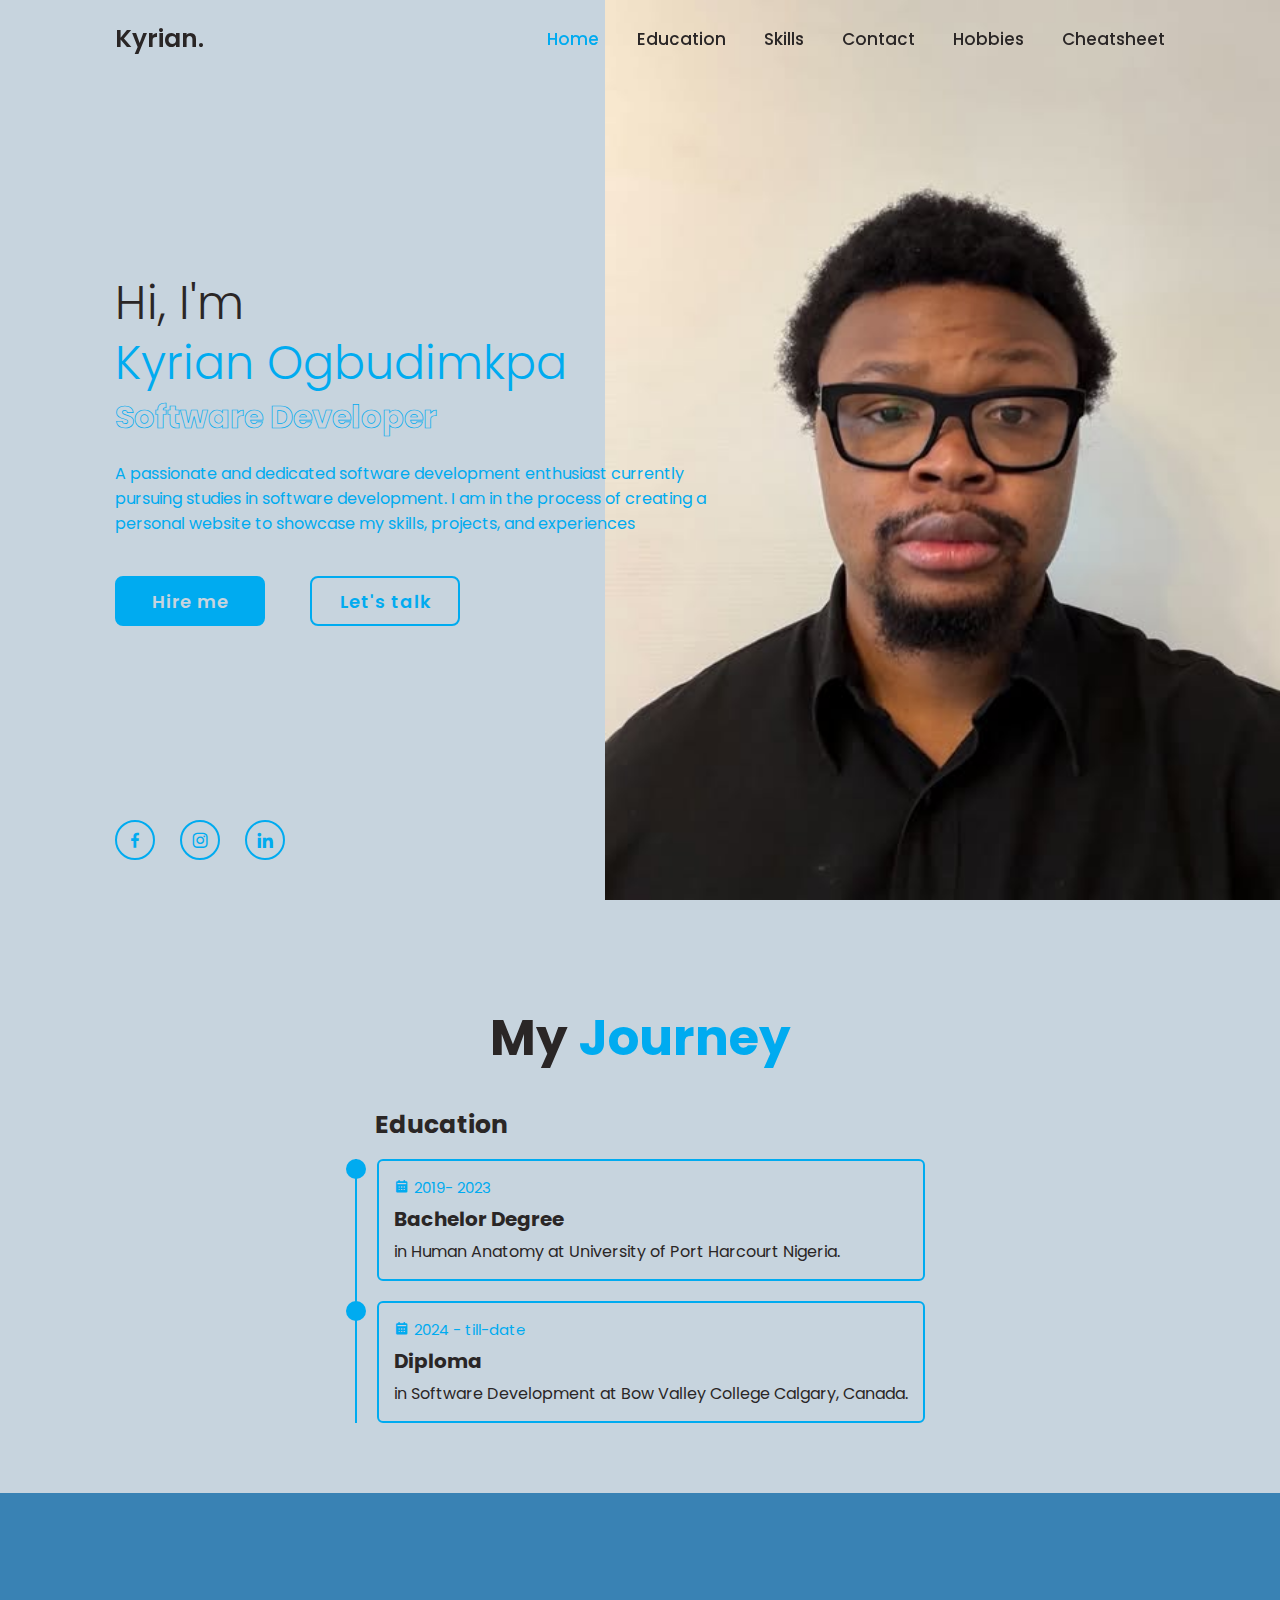
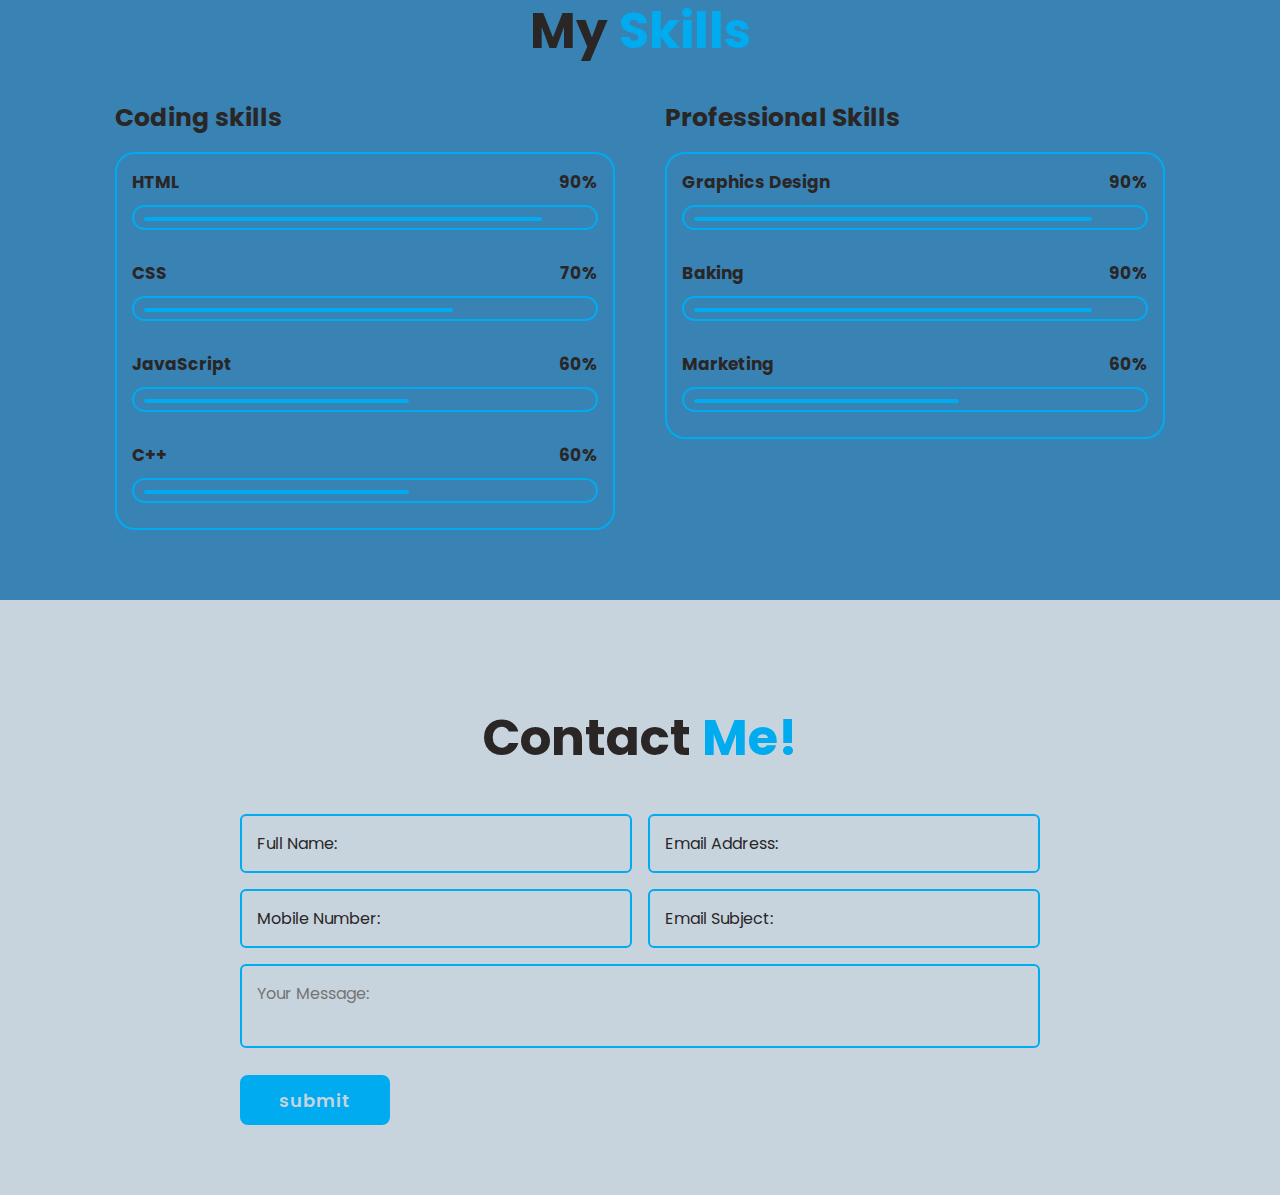
<file: index.html>
<!DOCTYPE html>
 <html lang="en">
 <head>
    <meta charset="UTF-8">
    <meta name="viewport" content="width=, initial-scale=1.0">
    <title>Document</title>

    <link rel="stylesheet" href="style24.css">

    <!--header design-->
    <link href='https://unpkg.com/boxicons@2.1.4/css/boxicons.min.css' rel='stylesheet'>
 </head>

 <body>

    <header class="header">
        <a href="#" class="logo"> Kyrian.</a>


        <input type="checkbox" id="menu-toggle" />
<label for="menu-toggle" class="menu-icon">
    <span class='bx bx-menu'></span> <!-- Boxicons menu icon -->
</label>


        <nav class="navbar">
             <a href="#home" class="active">Home</a>

            
             <a href="#education">Education</a>
             <a href="#skills">Skills</a>
             <a href="#contact">Contact</a>
             <a href="hobbies.html">Hobbies</a>
             <a href="css.html">Cheatsheet</a>

             


             <span class="active-nav"></span>
        </nav>
    </header>    
    <section class="home" id="home">
        <div class="home-content">
             <h1>Hi, I'm</h1>
             <h1><span> Kyrian Ogbudimkpa</span></h1>
             <div class="text-animate">
                <h3>Software Developer</h3>
             </div>
             <p>A passionate and dedicated software development enthusiast currently pursuing studies in software development. I am in the process of creating a personal website to showcase my skills, projects, and experiences</p>

             <div class="btn-box">
                <a href="#" class="btn">Hire me</a>
                <a href="#" class="btn">Let's talk</a>
             </div>
        </div>

        <div class="home-sci">
            <a href="#"><i class='bx bxl-facebook'></i></a>
            <a href="#"><i class='bx bxl-instagram' ></i></a>
            <a href="#"><i class='bx bxl-linkedin' ></i></a>


        </div>

        <div class="home-imgHover"></div>
    </section>
   
    <section class="education" id="education">
        <h2 class="heading">My <span>Journey</span></h2>

        <div class="education-row">
            <div class="education-column">
                <h3 class="title">Education</h3>

                <div class="education-box">
                    <div class="education-content">
                        <div class="content">
                            <div class="year"><i class='bx bxs-calendar' ></i>2019- 2023</div>
                            <h3>Bachelor Degree</h3>
                            <p>in Human Anatomy at University of Port Harcourt Nigeria.</p>
                        </div>
                    </div>
                    <div class="education-content">
                        <div class="content">
                            <div class="year"><i class='bx bxs-calendar' ></i>2024 - till-date</div>
                            <h3>Diploma</h3>
                            <p>in Software Development at Bow Valley College Calgary, Canada.</p>
                        </div>
                    </div>
                </div>
            </div>

        </div>
    </section>
<section class="skills" id="skills">
    <h2 class="heading">My <span>Skills</span></h2>

    <div class="skills-row">
        <div class="skills-column">
            <h3 class="title">Coding skills</h3>

            <div class="skills-box">
                <div class="skills-content">
                    <div class="progress">
                        <h3> HTML <span>90%</span></h3>
                        <div class="bar"><span></span></div>
                    </div>

                    
                        <div class="progress">
                            <h3> CSS <span>70%</span></h3>
                            <div class="bar"><span></span></div>
                        </div>

                        
                            <div class="progress">
                                <h3> JavaScript <span>60%</span></h3>
                                <div class="bar"><span></span></div>
                            </div>

                            
                                <div class="progress">
                                    <h3> C++ <span>60%</span></h3>
                                    <div class="bar"><span></span></div>
                                </div>
                            </div>
            

            </div>
        </div>
        <div class="skills-column">
            <h3 class="title">Professional Skills</h3>

            <div class="skills-box">
                <div class="skills-content">
                    <div class="progress">
                        <h3> Graphics Design <span>90%</span></h3>
                        <div class="bar"><span></span></div>
                    </div>

                    
                        <div class="progress">
                            <h3> Baking <span>90%</span></h3>
                            <div class="bar"><span></span></div>
                        </div>

                        
                            <div class="progress">
                                <h3> Marketing <span>60%</span></h3>
                                <div class="bar"><span></span></div>
                            </div>

                            
             
                 
            </div>
        </div>
    </div>

      
        

        
</section>
<section class="contact" id="contact">
    <h2 class="heading"> Contact <span>Me!</span></h2>

    <form action="#">
        <div class="input-box">
            <div class="input-field">
                <input type="text" placeholder="Full Name:" required>
                <span class="focus"></span>
            </div>
            <div class="input-field">
                <input type="text" placeholder="Email Address:" required>
                <span class="focus"></span>
            </div>
        </div>
        <div class="input-box">
            <div class="input-field">
                <input type="number" placeholder="Mobile Number:" required>
                <span class="focus"></span>
            </div>
            <div class="input-field">
                <input type="text" placeholder="Email Subject:" required>
                <span class="focus"></span>
            </div>
        </div>

        <div class="textarea-field">
            <textarea name="" id="" col="30" row="10" placeholder="Your Message:" required></textarea>
            <span class="focus"></span>
        </div>

        <div class="btn-box btn">
            <button type="submit" class="btn">submit</button>
        </div>
    </form>

</section>


 <script src="script.js"></script>

 </body>
 </html>
</file>
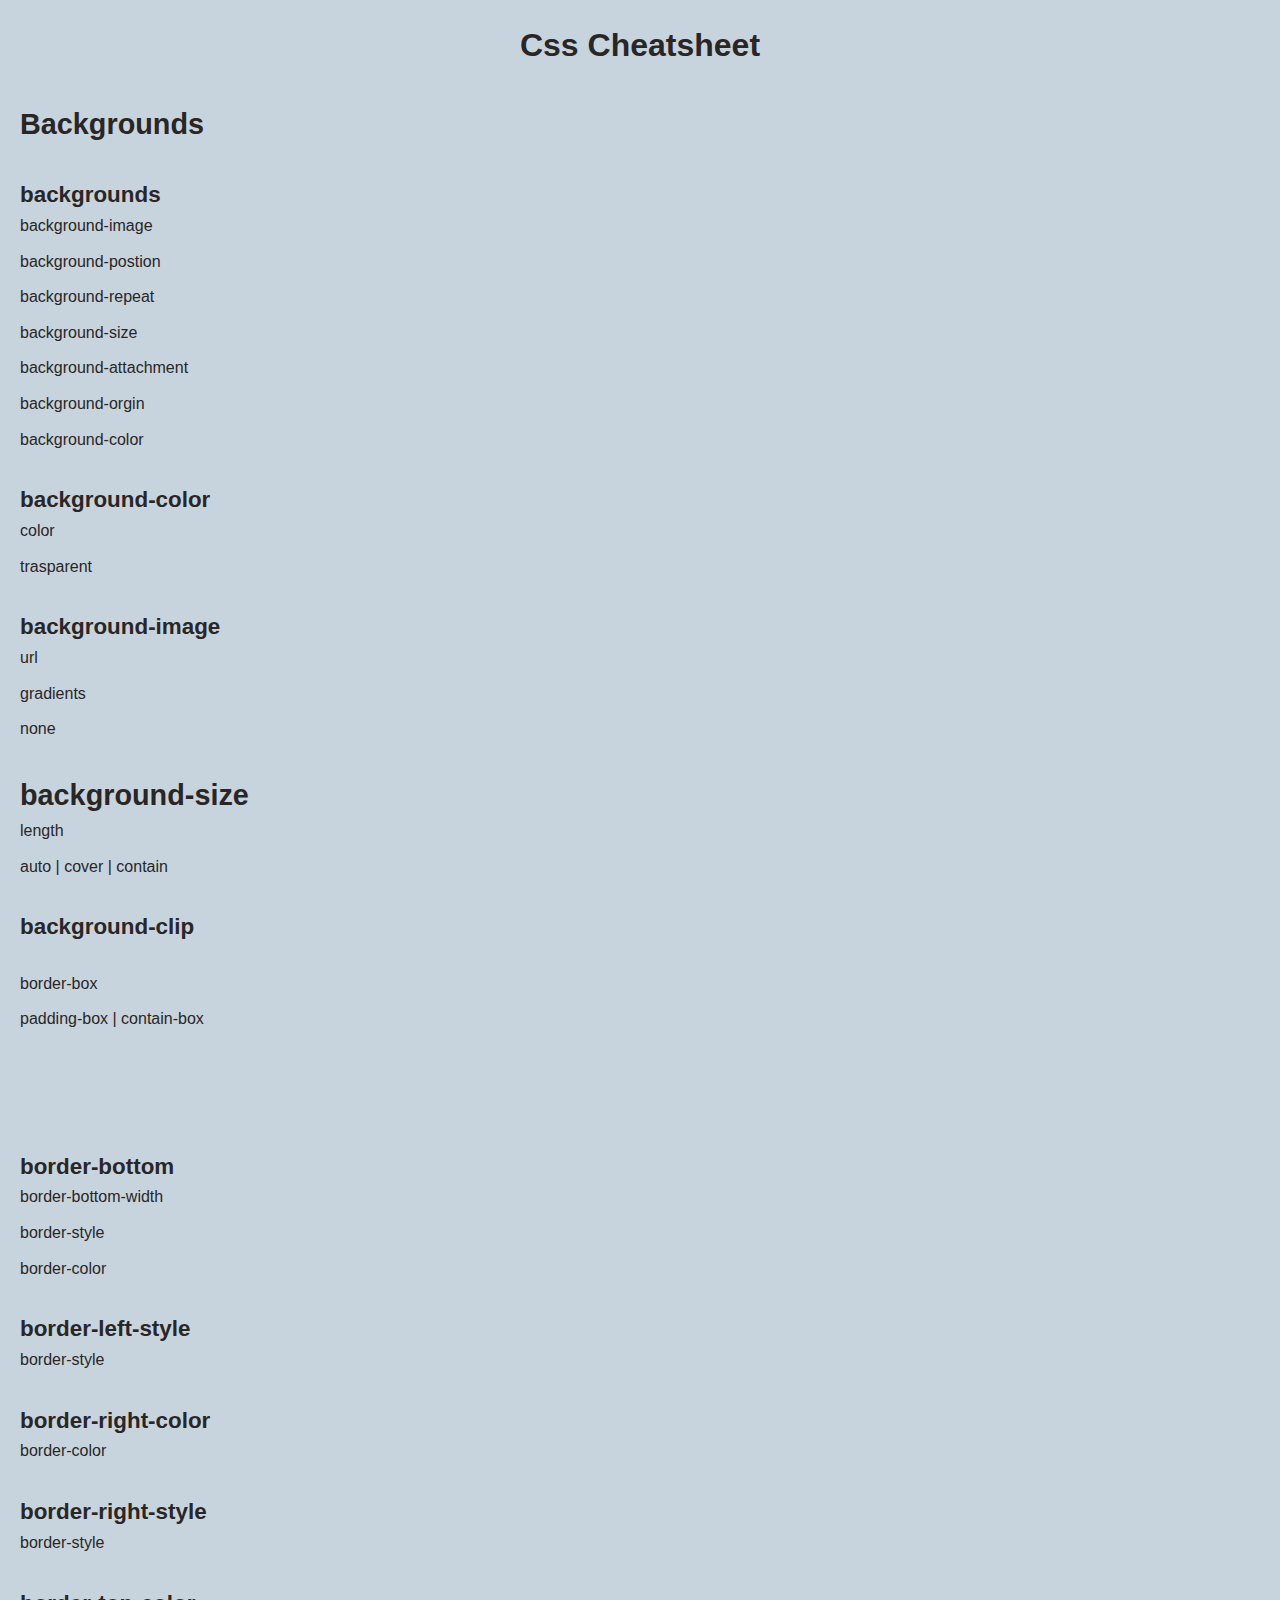
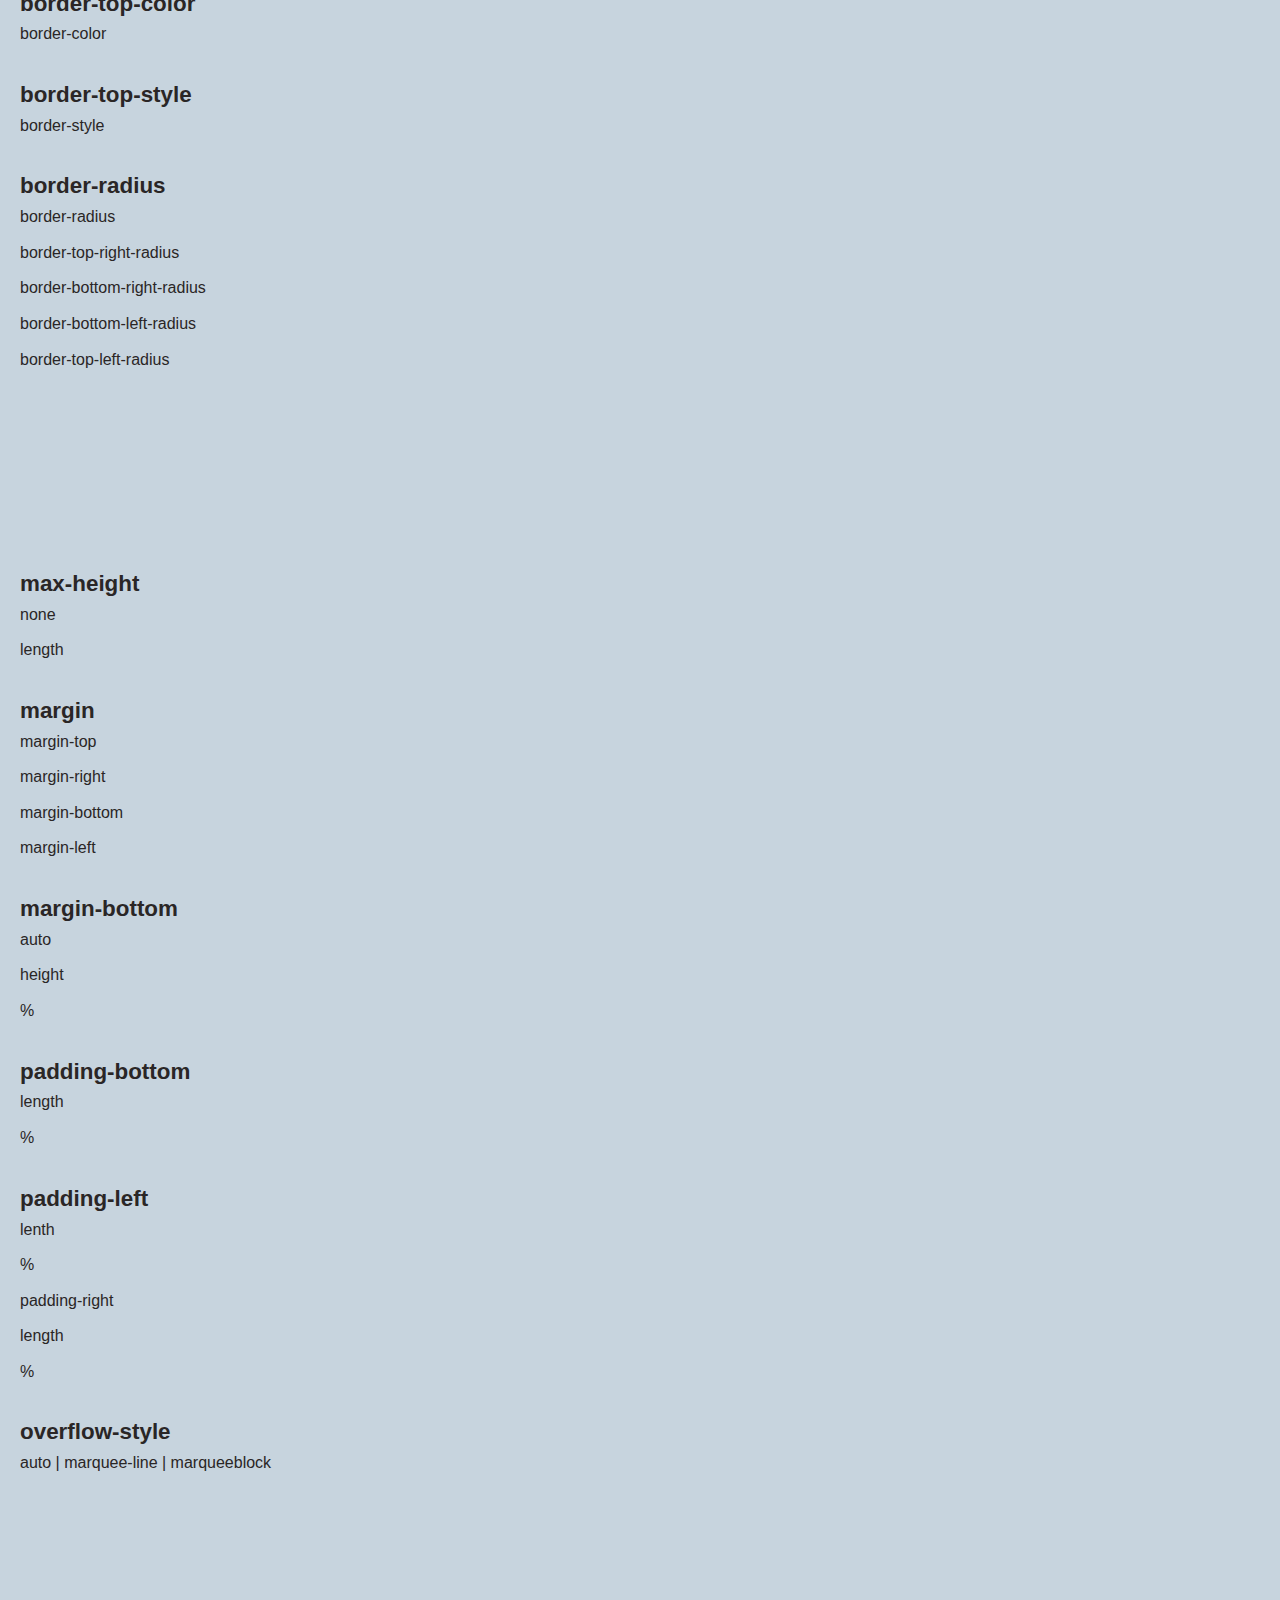
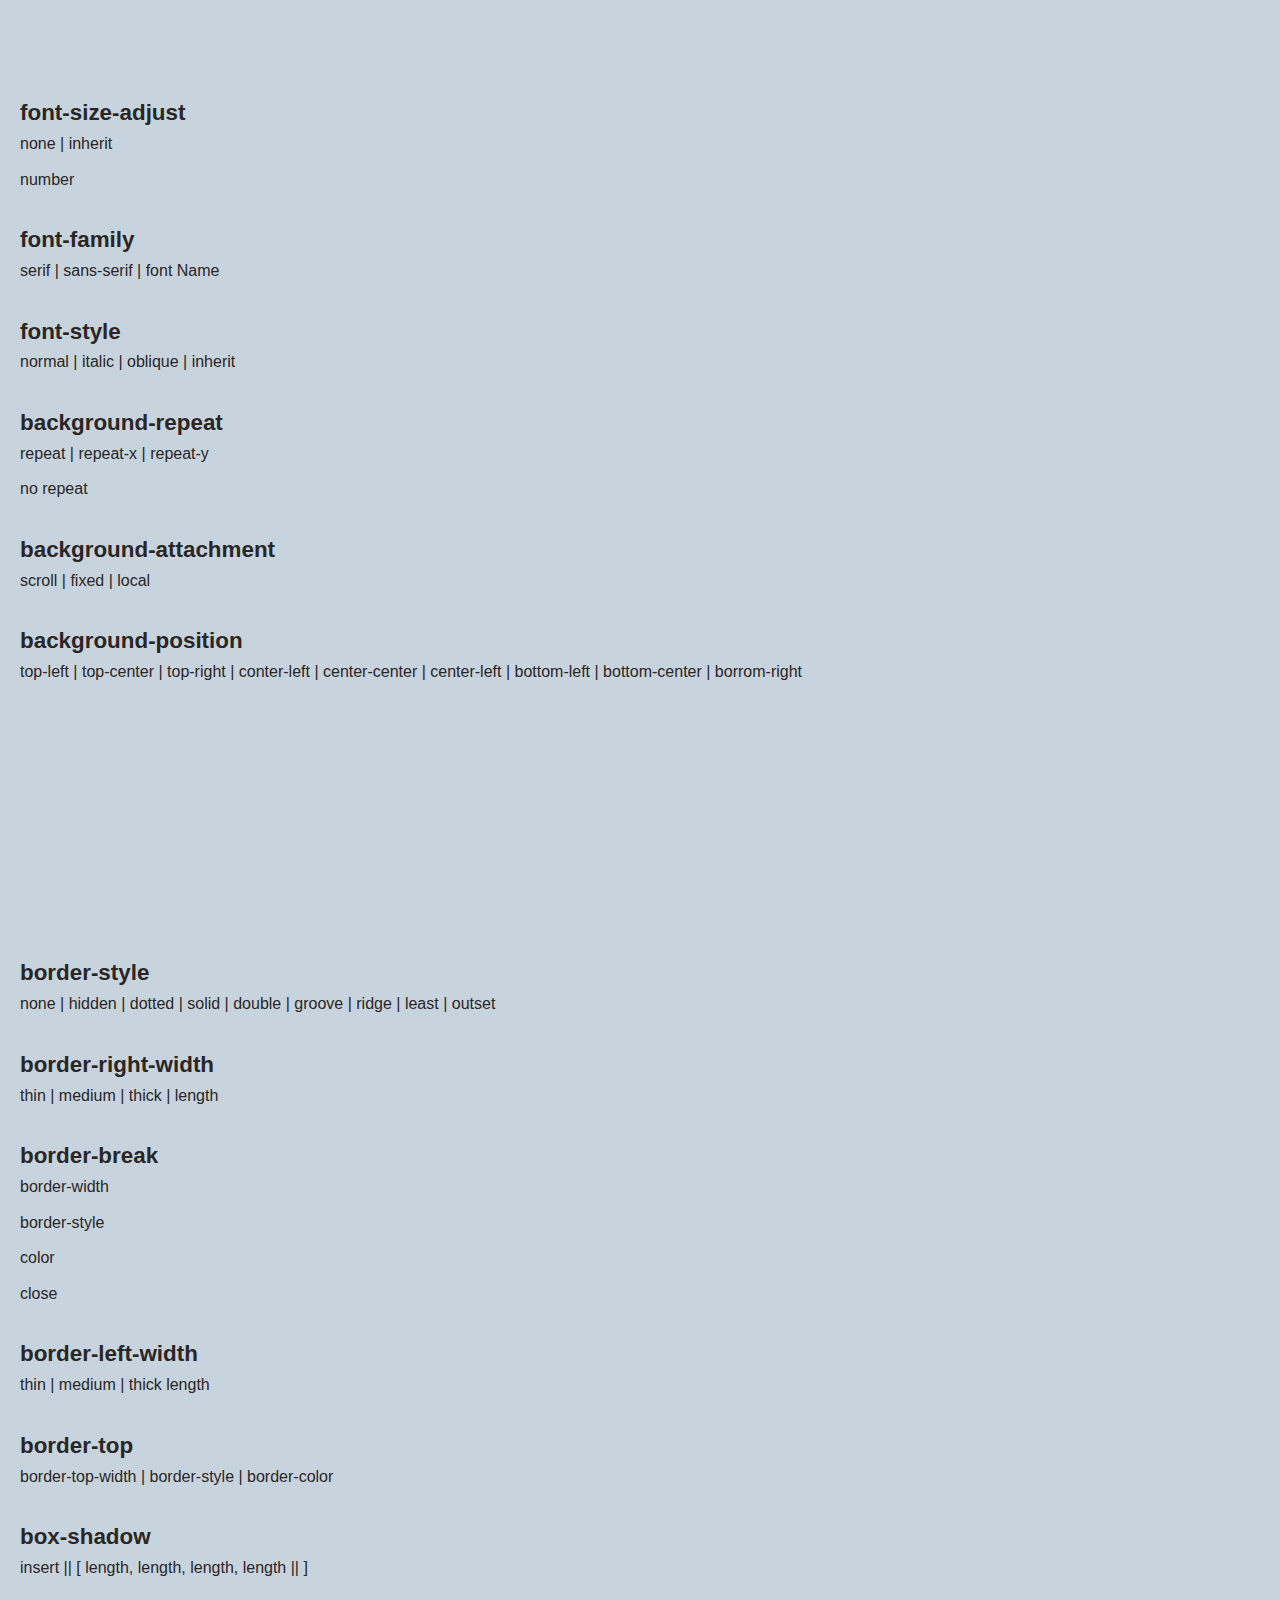
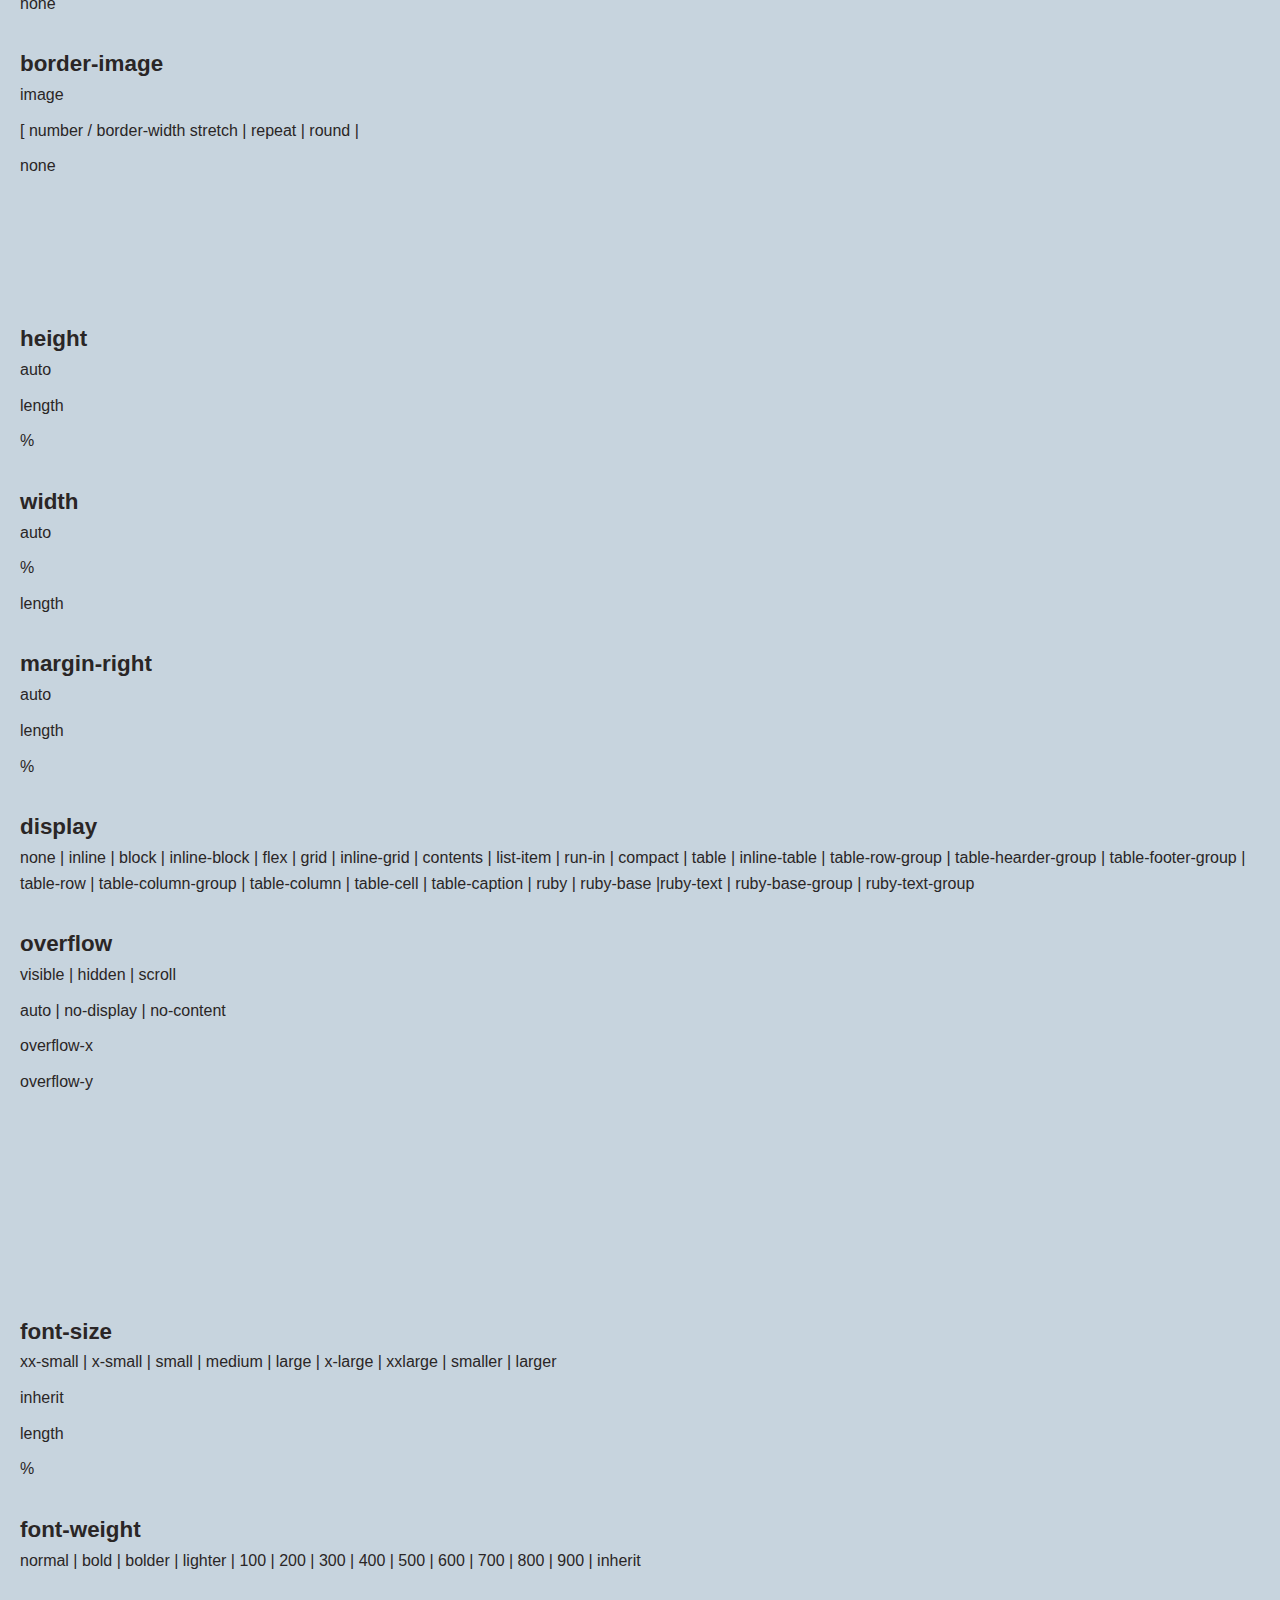
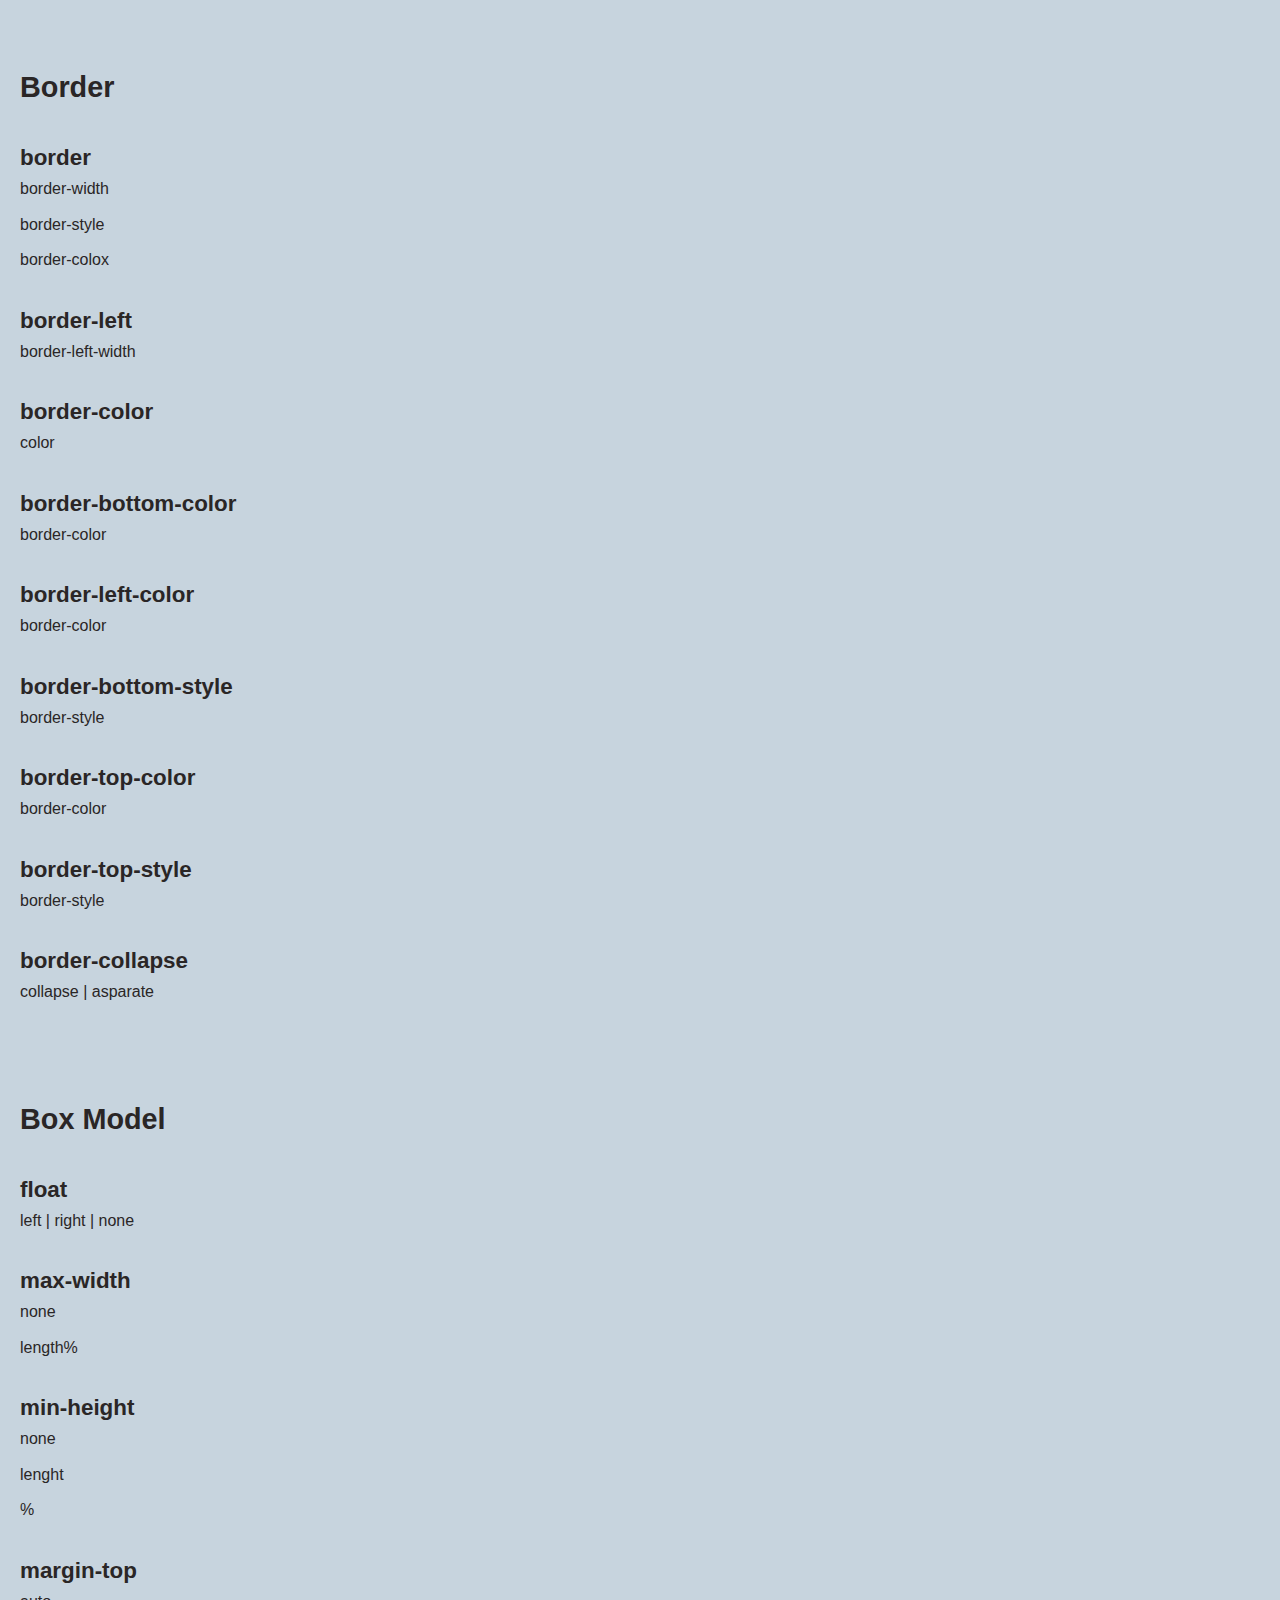
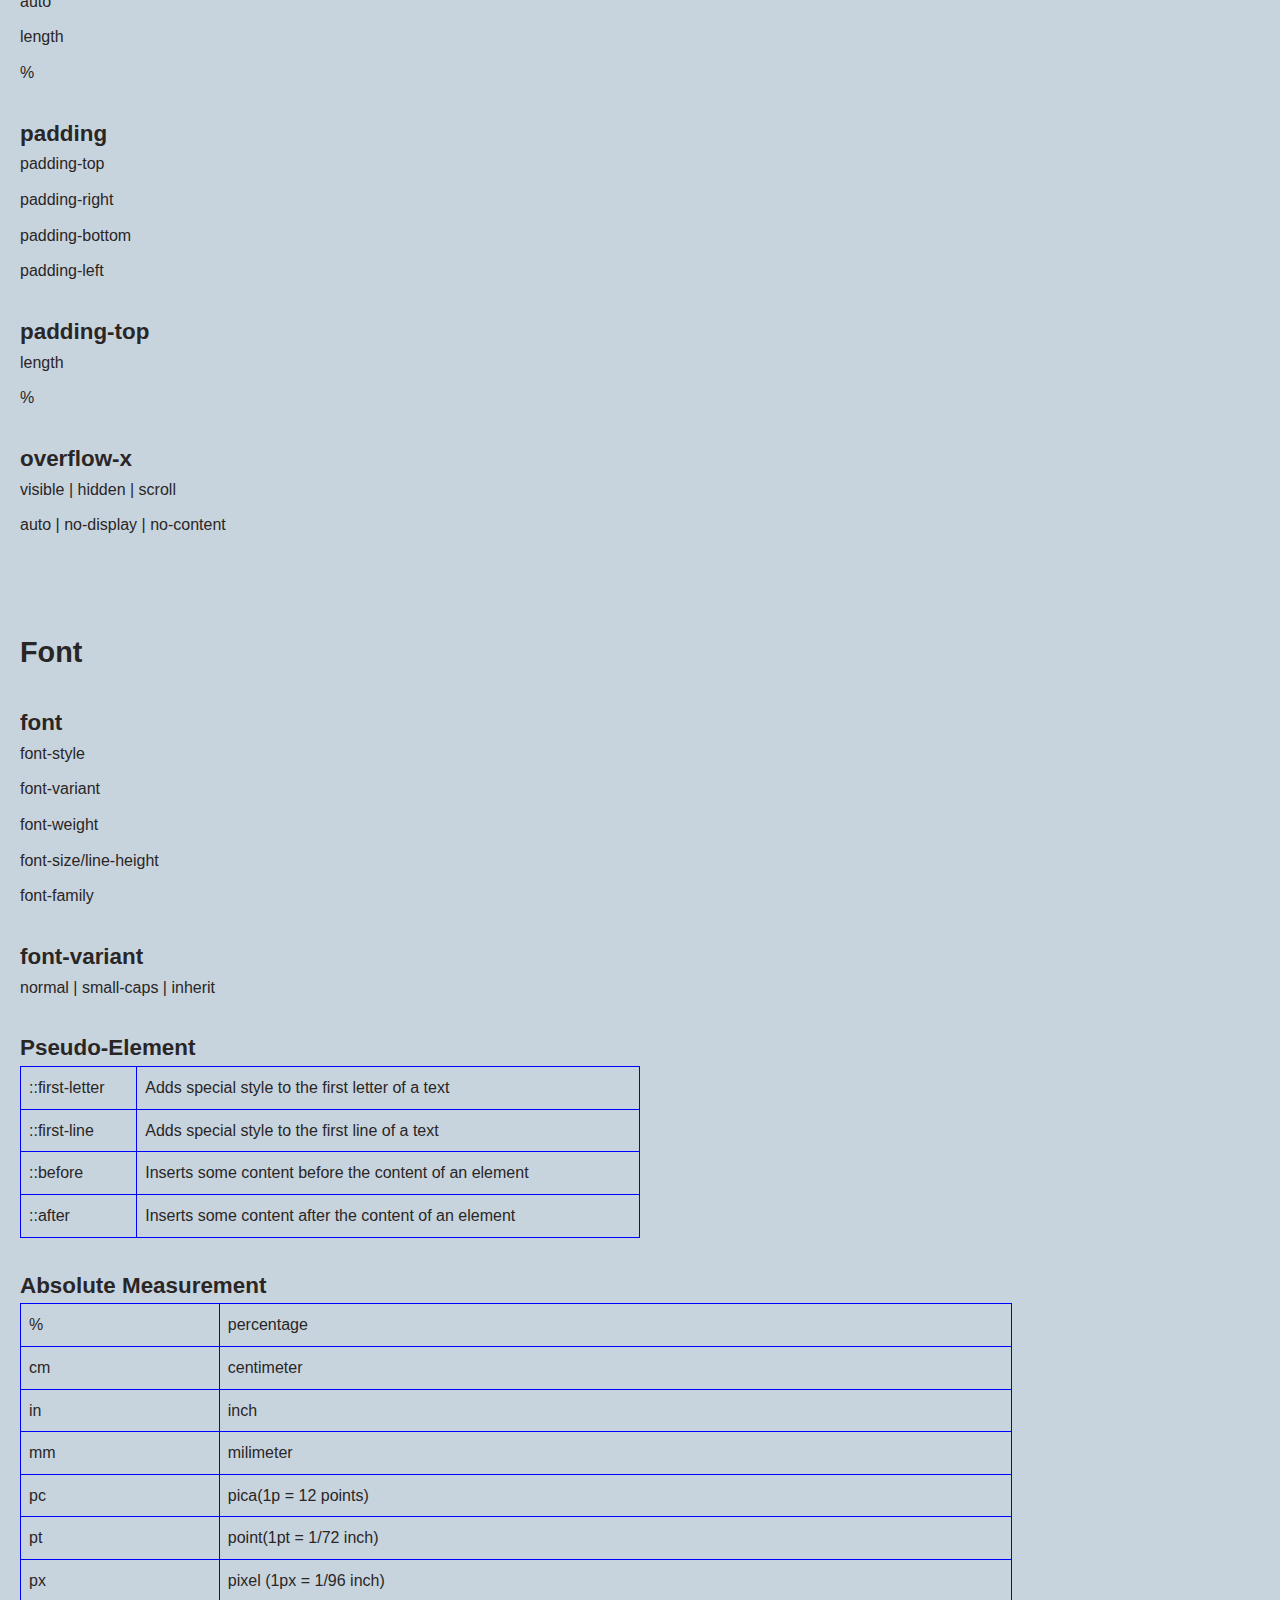
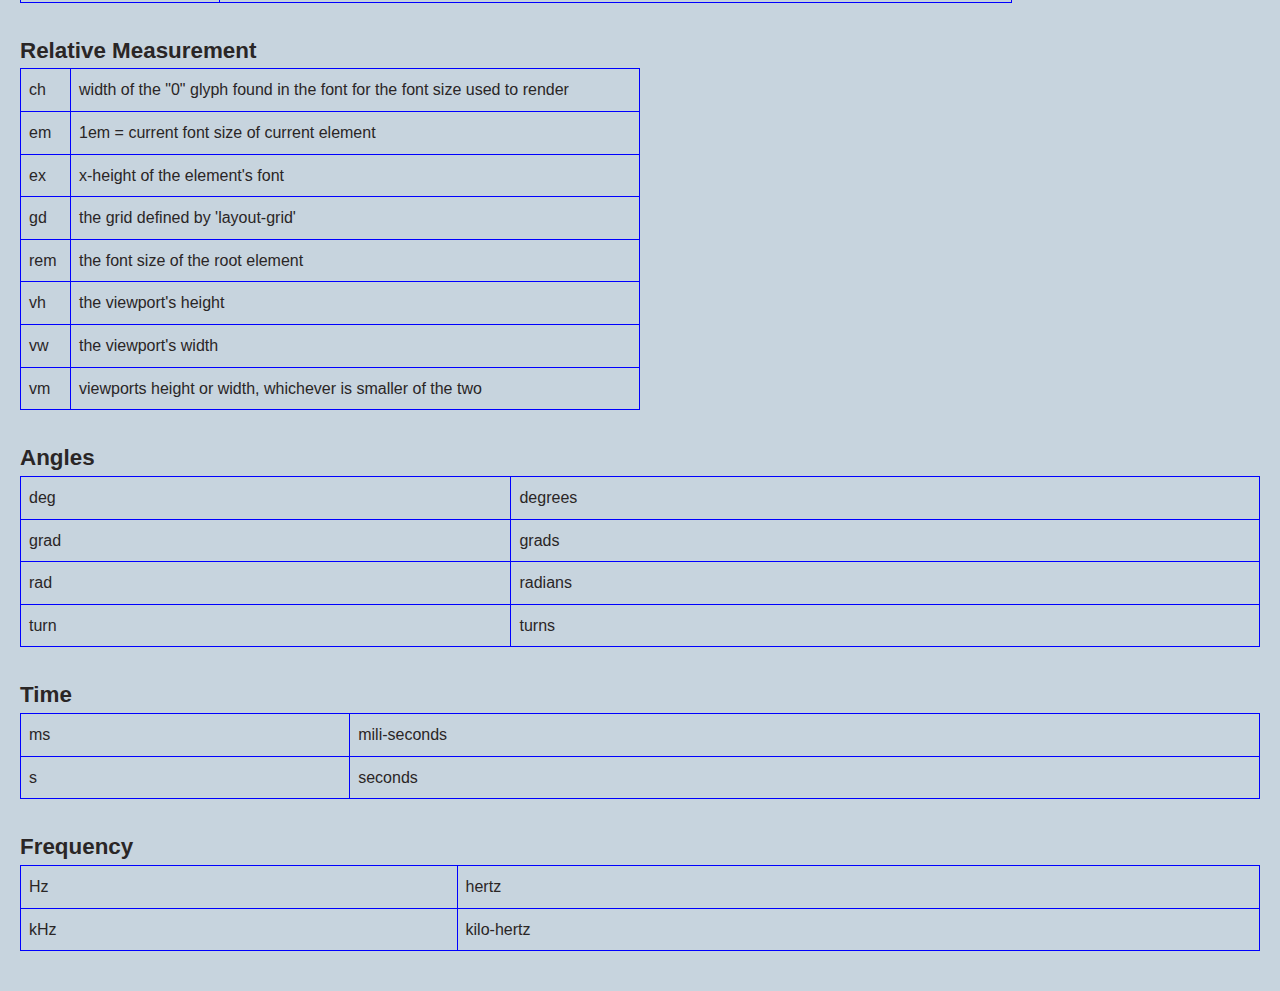
<file: css.html>
<!DOCTYPE html>
<html lang="en">
<head>
    <meta charset="UTF-8">
    <meta name="viewport" content="width=device-width, initial-scale=1.0">
    <title>Css Cheatsheet</title>
    <link rel="stylesheet" href="css.css">
</head>
<body>

    <h1>Css Cheatsheet</h1>
    <h2>Backgrounds</h2>
    <div class="backgrounds">

   
    <h3>backgrounds</h3>
    

    <p>background-image</p>
    
    <p>background-postion</p>

    <p>background-repeat</p>

    <p>background-size</p>

    <p>background-attachment</p>

    <p>background-orgin</p>

    <p>background-color</p>
    
    <h3>background-color</h3>
    <p>color</p>
    <p>trasparent</p>
</div>

<div class="background-image">
    <h3>background-image</h3>

    <p>url</p>

    <p>gradients</p>

    <p>none</p>
    
    <h2>background-size</h2>
    <p>length</p>
    <p>auto | cover | contain</p>
    
    <h3>background-clip</h3>
    <br>
    <p>border-box</p>
    <p>padding-box | contain-box</p>
    <br>
    <br>
    <br>
    <h3>border-bottom</h3>
    <p>border-bottom-width</p>
    <p>border-style</p>
    <p>border-color</p>
    
    <h3>border-left-style</h3>
    <p>border-style</p>
    
    <h3>border-right-color</h3>
    <p>border-color</p>
    
    <h3>border-right-style</h3>
    <p>border-style</p>
    
    <h3>border-top-color</h3>
    <p>border-color</p>
    
    <h3>border-top-style</h3>
    <p>border-style</p>
    <h3>border-radius</h3>
    <p>border-radius</p>
    <p>border-top-right-radius</p>
    <P>border-bottom-right-radius</P>
    <p>border-bottom-left-radius</p>
    <p>border-top-left-radius</p>
    <br><br><br><br><br><br>
    <h3>max-height</h3>
    <p>none</p>
    <p>length</p>
    <h3>margin</h3>
    <p>margin-top</p>
    <p>margin-right</p>
    <p>margin-bottom</p>
    <p>margin-left</p>
    <h3>margin-bottom</h3>
    <p>auto</p>
    <p>height</p>
    <p>%</p>
    <h3>padding-bottom</h3>
    <p>length</p>
    <p>%</p>
    <h3>padding-left</h3>
    <p>lenth</p>
    <p>%</p>
    <p>padding-right</p>
    <p>length</p>
    <p>%</p>
    <h3>overflow-style</h3>
    <p>auto | marquee-line | marqueeblock</p>
    <br><br><br><br><br><br><br>
    <h3>font-size-adjust</h3>
    <p>none | inherit</p>
    <p>number</p>
    <h3>font-family</h3>
    <p>serif | sans-serif | font Name</p>
    <h3>font-style</h3>
    <p>normal | italic | oblique | inherit</p>

</div>

<div class="background-repeat">
    <h3>background-repeat</h3>
    <p>repeat | repeat-x | repeat-y</p>
    <p>no repeat</p>
    
    <h3>background-attachment</h3>
    <p>scroll | fixed | local</p>
    
    <h3>background-position</h3>
    <p>top-left | top-center | top-right | conter-left | center-center | center-left | bottom-left | bottom-center | borrom-right</p>
    <br>
    <br><br><br><br><br><br><br><br>
    <h3>border-style</h3>
    <p>none | hidden | dotted | solid | double | groove | ridge | least | outset</p>
    
    <h3>border-right-width</h3>
    <p>thin | medium | thick | length</p>
    
    <h3>border-break</h3>
    <p>border-width</p>
    <p>border-style</p>
    <p>color</p>
    <p>close</p>
    
    <h3>border-left-width</h3>
    <p>thin | medium | thick length</p>
    
    <h3>border-top</h3>
    <p>border-top-width | border-style | border-color</p>
    <h3>box-shadow</h3>
    <p>insert || [ length, length, length, length || <color> ]</p>
    <p>none</p>
    <h3>border-image</h3>
    <p>image</p>
    <p>[ number / border-width stretch | repeat | round |</p>
    <p>none</p>
    <br><br><br><br>
    <h3>height</h3>
    <p>auto</p>
    <p>length</p>
    <p>%</p>
    <h3>width</h3>
    <p>auto</p>
    <p>%</p>
    <p>length</p>
    <h3>margin-right</h3>
    <p>auto</p>
    <p>length</p>
    <p>%</p>
    <h3>display</h3>
    <p>none | inline | block | inline-block | flex | grid | inline-grid | contents | list-item | run-in | compact | table | inline-table | table-row-group | table-hearder-group | table-footer-group | table-row | table-column-group | table-column | table-cell | table-caption | ruby | ruby-base |ruby-text | ruby-base-group | ruby-text-group </p>
    <h3>overflow</h3>
    <p>visible | hidden | scroll</p>
    <p>auto | no-display | no-content</p>
    <p>overflow-x</p>
    <p>overflow-y</p>
    <br><br><br><br><br><br><br>
    <h3>font-size</h3>
    <p>xx-small | x-small | small | medium | large | x-large | xxlarge | smaller | larger</p>
    <p>inherit</p>
    <p>length</p>
    <p>%</p>
    <h3>font-weight</h3>
    <p>normal | bold | bolder | lighter | 100 | 200 | 300 | 400 | 500 | 600 | 700 | 800 | 900 | inherit
    </p>
   
    
</div>

<br><br>
<h2>Border</h2>

<div class="border">
    <h3>border</h3>
    <p>border-width</p>
    <p>border-style</p>
    <p>border-colox</p>
    
    <h3>border-left</h3>
    <p>border-left-width</p>
    
    <h3>border-color</h3>
    <p>color</p>
    
    <h3>border-bottom-color</h3>
    <p>border-color</p>
    
    <h3>border-left-color</h3>
    <p>border-color</p>
    
    <h3>border-bottom-style</h3>
    <p>border-style</p>

    <h3>border-top-color</h3>
    <p>border-color</p>
    <h3>border-top-style</h3>
    <p>border-style</p>
    <h3>border-collapse</h3>
    <p>collapse | asparate</p>
   
</div>
<br><br>
<h2>Box Model</h2>

<div class="boxing">
    <h3>float</h3>
    <p>left | right | none</p>
    <h3>max-width</h3>
    <p>none</p>
    <p>length%</p>
    <h3>min-height</h3>
    <p>none</p>
    <p>lenght</p>
    <p>%</p>
    <h3>margin-top</h3>
    <p>auto</p>
    <p>length</p>
    <p>%</p>
    <h3>padding</h3>
    <p>padding-top</p>
    <p>padding-right</p>
    <p>padding-bottom</p>
    <p>padding-left</p>
    <h3>padding-top</h3>
    <p>length</p>
    <p>%</p>
    <h3>overflow-x</h3>
    <p>visible | hidden | scroll</p>
    <p>auto | no-display | no-content</p>
</div>
<br><br>
<h2>Font</h2>

<div class="font">
    <h3>font</h3>
    <p>font-style</p>
    <p>font-variant</p>
    <p>font-weight</p>
    <p>font-size/line-height</p>
    <p>font-family</p>
    <h3>font-variant</h3>
    <p>normal | small-caps | inherit</p>
    
</div>
<div class="Pseudo-Element">
    <h3>Pseudo-Element</h3>
    <table style="width:50%">
<tr>
    <td>::first-letter</td>
    <td>Adds special style to the first letter of a text</td>
</tr>
<tr>
    <td>::first-line</td>
    <td>Adds special style to the first line of a text</td>
</tr>
<tr>
    <td>::before</td>
    <td>Inserts some content before the content of an element</td>
</tr>
<tr>
    <td>::after</td>
    <td>Inserts some content after the content of an element</td>
</tr>
    </table>

    <h3>Absolute Measurement</h3>
    <table style="width:80%">
        <tr>
            <td>%</td>
            <td>percentage</td>
        </tr>
        <tr>
            <td>cm</td>
            <td>centimeter</td>
        </tr>
        <tr>
            <td>in</td>
            <td>inch</td>
        </tr>
        <tr>
            <td>mm</td>
            <td>milimeter</td>
        </tr>
        <tr>
            <td>pc</td>
            <td>pica(1p = 12 points)</td>
        </tr>
        <tr>
            <td>pt</td>
            <td>point(1pt = 1/72 inch)</td>
        </tr>
        <tr>
            <td>px</td>
            <td>pixel (1px = 1/96 inch)</td>
        </tr>
    </table>

    <h3>Relative Measurement</h3>
    <table style="width: 50%;">
        <tr>
            <td>ch</td>
            <td>width of the "0" glyph found in the font for the font size used to render</td>
        </tr>
        <tr>
            <td>em</td>
            <td>1em = current font size of current element</td>
        </tr>
        <tr>
            <td>ex</td>
            <td>x-height of the element's font</td>
        </tr>
        <tr>
            <td>gd</td>
            <td>the grid defined by 'layout-grid'</td>
        </tr>
        <tr>
            <td>rem</td>
            <td>the font size of the root element</td>
        </tr>
        <tr>
            <td>vh</td>
            <td>the viewport's height</td>
        </tr>
        <tr>
            <td>vw</td>
            <td>the viewport's width</td>
        </tr>
        <tr>
            <td>vm</td>
            <td>viewports height or width, whichever is smaller of the two</td>
        </tr>
    
    </table>

    <h3>Angles</h3>
    <table styles="width:80%">
        <tr>
            <td>deg</td>
            <td>degrees</td>
        </tr>
        <tr>
            <td>grad</td>
            <td>grads</td>
        </tr>
        <tr>
            <td>rad</td>
            <td>radians</td>
        </tr>
        <tr>
            <td>turn</td>
            <td>turns</td>
        </tr>

    </table>

    <h3>Time</h3>
    <table styles="width:80%">
        <tr>
            <td>ms</td>
            <td>mili-seconds</td>
        </tr>
        <tr>
            <td>s</td>
            <td>seconds</td>
        </tr>
    </table>

    <table>
    <h3>Frequency</h3>
    <tr>
        <td>Hz</td>
        <td>hertz</td>
    </tr>
    <tr>
        <td>kHz</td>
        <td>kilo-hertz</td>
    </tr>
    </table>


    
</body>
</html>
</file>
<file: style24.css>
@import url('https://fonts.googleapis.com/css2?family=Poppins:wght@300;400;500;600;700;800;900&display=swap');

*{
    margin: 0;
    padding: 0;
    box-sizing: border-box;
    text-decoration: none;
    border: none;
    outline: none;
    scroll-behavior: smooth;

    font-family: 'Poppins', sans-serif;
}

:root{
    --bg-color: #c7d4de;
    --second-bg-color: #3982b4;
    --text-color: #2a2626;
    --main-color: #00abf0;

}

html{
    font-size: 62.5%;
    overflow-x: hidden;
}
body{
    background: var(--bg-color);
    color: var(--text-color);
}
.header {
    position: fixed;
    top: 0;
    left: 0;
    width: 100%;
    padding: 2rem 9%;
    background:  transparent;
    display: flex;
    justify-content: space-between;
    align-items: center;
    z-index: 100;
    transition: .3s;
}

.header.sticky {
    background: var(--bg-color);
}


.logo{
    font-size: 2.5rem;
    color: var(--text-color);
    font-weight: 600;
}


.navbar a {
    font-size: 1.7rem;
    color: var(--text-color);
    font-weight: 500;
    margin-left: 3.5rem;
    transition: .3s;
}
.navbar a:hover,
.navbar a.active{
    color: var(--main-color)
}
/* Hamburger Menu Styles */
#menu-toggle {
    display: none; /* Hide by default */
}

.menu-icon {
    display: none; /* Hide by default */
    cursor: pointer;
    user-select: none;
}

.menu-icon span {
    display: block;
    width: 30px;
    height: 3px;
    background-color: #fff;
    margin: 6px auto;
    transition: background-color 0.3s ease-in-out;
}
section{
    min-height: 100vh;
    padding: 10rem 9% 2rem;
}
.home{
    display: flex;
    align-items: center;
    padding: 0 9%;
    background: url(Kyrian-img.jpg) no-repeat;
    background-size: contain;
    background-position: right;
    
}
.home-content{
    max-width: 60rem;
}
.home-content h1 {
    font-size: 4.6rem;
    font-weight: 300;
    line-height: 1.3;
}
.home-content .text-animate{
    position: relative;
    width: 32.8rem;
}
.home-content .text-animate h3 {
    font-size: 3.2rem;
    font-weight: 700;
    color: transparent;
    -webkit-text-stroke: .7px var(--main-color);
}
.home-content p{
    font-size: 1.6rem;
    margin: 2rem 0 4rem;
}
.btn-box{
    position: relative;
    display: flex;
    justify-content: space-between;
    width: 34.5rem;
    height: 5rem;
}
.btn-box .btn{
    position: relative;
    display: inline-flex;
    justify-content: center;
    align-items: center;
    width: 15rem;
    height: 100%;
    background: var(--main-color);
    border: .2rem solid var(--main-color);
    border-radius: .8rem;
    font-size: 1.8rem;
    font-weight: 600;
    letter-spacing: .1rem;
    color: var(--bg-color);
    z-index: 1;
    overflow: hidden;
    transition: .5s;
}

.btn-box .btn:hover{
    color: var(--main-color)
}

.btn-box .btn:nth-child(2) {
    background: transparent;
    color: var(--main-color)
}

.btn-box .btn:nth-child(2):hover{
    color: var(--bg-color);
}
.btn-box .btn:nth-child(2)::before {
    background: var(--main-color);
}


.btn-box .btn::before{
    content: '';
    position: absolute;
    top: 0;
    left: 0;
    width: 0;
    height: 100%;
    background: var(--bg-color);
    z-index: -1;
    transition: -5s;
}
.btn-box .btn:hover::before{
    width: 100%;
}
.home-sci {
    position: absolute;
    bottom: 4rem;
    width: 170px;
    display: flex;
    justify-content: space-between;
}


.home-sci a{
    position: relative;
    display: inline-flex;
    justify-content: center;
    align-items: center;
    width: 40px;
    height: 40px;
    background: transparent;
    border: .2rem solid var(--main-color);
    border-radius: 50%;
    font-size: 20px;
    color: var(--main-color);
    z-index: 1;
    overflow: hidden;
    transition: .5s;
}

.home-sci a:hover{
    color: var(--bg-color);
}
.home-sci a::before{
    content: '';
    position: absolute;
    top: 0;
    left: 0;
    width: 0;
    height: 100%;
    background: var(--main-color);
    z-index: -1;
    transition: .5s;
}
.home-sci a:hover::before{
    width: 100%;
}

.home-imgHover {
    position: absolute;
    top: 0;
    right: 0;
    width: 45%;
    height: 100%;
    background: transparent;
    
    transition: 3s;
}

.home-imgHover:hover {
    background: var(--bg-color);
    opacity: .8;
}

.about{
    display: flex;
    justify-content: center;
    align-items: center;
    flex-direction: column;
    gap: 2rem;
    background: var(--second-bg-color);
    padding-bottom: 6rem;
}  
.heading{
    font-size: 5rem;
    margin-bottom: 3rem;
    text-align: center;
}

.education{
    display: flex;
    justify-content: center;
    align-items: center;
    flex-direction: column;
    min-height: auto;
    padding-bottom: 5rem;
}

.education .education-row {
    display: flex;
    flex-wrap: wrap;
    gap: 5rem;
}

.education-row .education-column {
    flex: 1 1 40rem;
}

.education-column .title {
    font-size: 2.5rem;
    margin: 0 0 1.5rem 2rem;
}

.education-column .education-box {
    border-left: .2rem solid var(--main-color);
}

.education-box .education-content {
    position: relative;
    padding-left: 2rem;
}

.education-box .education-content::before {
    content: '';
    position: absolute;
    top: 0;
    left: -1.1rem;
    width: 2rem;
    height: 2rem;
    background: var(--main-color);
    border-radius: 50%;
}

.education-content .content{
    position: relative;
    padding: 1.5rem;
    border: .2rem solid var(--main-color);
    border-radius: .6rem;
    margin-bottom: 2rem;
}

.education-content .content::before {
    content: '';
    position: absolute;
    top: 0;
    left: 0;
    width: 0;
    height: 100%;
    background: var(--second-bg-color);
    z-index: -1;
    transition: .5s;

}

.education-content .content:hover::before {
    width: 100%;

}

.education-content .content .year {
    font-size: 1.5rem;
    color: var(--main-color);
    padding-bottom: .5rem;
}

.education-content .content .year i {
    padding-right: .5rem;
}

.education-content .content h3{
    font-size: 2rem;
}

.education-content .content p {
    font-size: 1.6rem;
    padding-top: .5rem;
}

span {
    color: var(--main-color)
}

.skills{
    min-height: auto;
    padding-bottom: 7rem;
    background: var(--second-bg-color);
}

.skills .skills-row {
    display: flex;
    flex-wrap: wrap;
    gap: 5rem;
}

.skills-row .skills-column{
    flex: 1 1 40rem;
}

.skills-column .title{
    font-size: 2.5rem;
    margin: 0 0 1.5rem;
}

.skills-box .skills-content {
    position: relative;
    border: .2rem solid var(--main-color);
    border-radius: 2rem;
    padding: .5rem 1.5rem;
    z-index: 1;
    overflow: hidden;
    transition: .5s;
}

.home .home-content p{
    color: #00abf0;
}

.skills-box .skills-content:hover::before{
    width: 100%;

}

.skills-box .skills-content::before{
    content: '';
    position: absolute;
    top: 0;
    left: 0;
    width: 0;
    height: 100%;
    background: var(--bg-color);
    z-index: -1;
}

.skills-content .progress{
    padding: 1rem 0;
}

.skills-content .progress h3{
    font-size: 1.7rem;
    display: flex;
    justify-content: space-between;
}

.skills-content .progress h3 span {
    color: var(--text-color)
}

.skills-content .progress .bar{
    height: 2.5rem;
    border-radius: 9rem;
    border: .2rem solid var(--main-color);
    padding: 1rem;
    margin: 1rem 0;
}

.skills-content .progress .bar span {
    display: block;
    height: 400%;
    border-radius: .5rem;
    background: var(--main-color);
}

.skills-column:nth-child(1) .skills-content .progress:nth-child(1) .bar span{
    width: 90%;
}

.skills-column:nth-child(1) .skills-content .progress:nth-child(2) .bar span{
    width: 70%;
}

.skills-column:nth-child(1) .skills-content .progress:nth-child(3) .bar span{
    width: 60%;
}

.skills-column:nth-child(1) .skills-content .progress:nth-child(4) .bar span{
    width: 60%;
}

.skills-column:nth-child(2) .skills-content .progress:nth-child(1) .bar span{
    width: 90%;
}

.skills-column:nth-child(2) .skills-content .progress:nth-child(2) .bar span{
    width: 90%;
}

.skills-column:nth-child(2) .skills-content .progress:nth-child(3) .bar span{
    width: 60%;
}

.contact{
    min-height: auto;
    padding-bottom: 7rem;
}

.contact form{
    max-width: 80rem;
    margin: 0 auto;
    text-align: center;
}

.contact form .input-box{
    position: relative;
    display: flex;
    justify-content: space-between;
    flex-wrap: wrap;
}

.contact form .input-box .input-field {
    position: relative;
    width: 49%;
    margin: .8rem 0;
}

.contact form .input-box .input-field input, .contact form .textarea-field textarea{
    width: 100%;
    height: 100%;
    padding: 1.5rem;
    font-size: 1.6rem;
    color: var(--text-color);
    background: transparent;
    border-radius: .6rem;
    border: .2rem solid var(--main-color);
}

.contact form .input-box .input-field input::placeholder, 
.contac form .textarea-field textarea::placeholder{
    color: var(--text-color)
}

.contact form .focus{
    position: absolute;
    top: 0;
    left: 0;
    width: 0;
    height: 100%;
    background: var(--second-bg-color);
    border-radius: .6rem;
    z-index: -1;
    transition: .5s;
}

.contact form .input-box .input-field input:focus~.focus,
.contact form .input-box .input-field input:valid~.focus,
.contact form .textarea-field textarea:focus~.focus,
.contact form .textarea-field textarea:valid~.focus{
    width: 100%;
}

.contact form .textarea-field {
    position: relative;
    margin: .8rem 0 2.7rem;
    display: flex;
}

.contact form .textarea-field textarea{
    resize: none;
}

.contact form .btn-box.btns .btn{
    cursor: pointer;
}

@media (max-width: 1200px) {
    html {
        font-size: 55%;
    }
}

@media (max-width: 991px){
    .header{
        padding: 2rem 4%;
    }
    .section {
        padding: 10rem 4% 2rem;
    }
    .home{
        padding: 0 4%;
    }
}

@media (max-width: 786px) {
    .header {
        background: var(--bg-color);
    }

    #menu-icon {
        display: block;
    }
    .navbar {
        position: absolute;
        top: 100%;
        left: -100%;
        width: 100%;
        padding: 1rem 4%;
        background: var(--main-color);
        box-shadow: 0.5rem 1rem rgba(0, 0, 0, .2);
        transition: .25s ease;
        transition-delay: .25s;
        z-index: 1;
    }


    .navbar.active{
        left: 0;
        transition-delay: 0s;
    }
    .navbar a {
        display: block;
        font-size: 2rem;
        margin: 3rem 0;
    }
}


@media screen and (max-width: 768px) {
    .menu-icon {
        display: block;
        cursor: pointer;
    }

    .navbar {
        display: none;
        position: absolute;
        top: 100%;
        left: 0;
        width: 100%;
        padding: 1rem 4%;
        background: var(--main-color);
        box-shadow: 0.5rem 1rem rgba(0, 0, 0, .2);
        transition: .25s ease;
        z-index: 99;
    }

    .navbar.active {
        display: block;
        width: 100%;
        z-index: 99;
    }

    .navbar a {
        display: block;
        font-size: 2rem;
        margin: 3rem 0;
        color: var(--text-color);
        text-align: center;
        transition: .3s;
    }

    .navbar a:hover {
        color: var(--main-color);
    }
    #menu-toggle:checked + .menu-icon #menu-icon {
        transform: rotate(45deg);
    }
}
</file>
<file: css.css>
/* Reset default margin and padding */
body, h1, h2, h3, p, table {
    margin: 0;
    padding: 0;
}

/* Basic styling */
body {
    font-family: Arial, sans-serif;
    background-color: #c7d4de;
    color: #2a2626;
    line-height: 1.6;
    padding: 20px;
}


h1 {
    text-align: center;
    margin-bottom: 20px;
}

h2, h3 {
    margin-top: 30px;
}

h2 {
    font-size: 1.8em;
}

h3 {
    font-size: 1.4em;
}

/* Improve readability for paragraphs */
p {
    margin-bottom: 10px;
}

/* Style the tables */
table {
    width: 100%;
    margin-bottom: 20px;
    border-collapse: collapse;
}

table, th, td {
    border: 1px solid blue;
}

th, td {
    padding: 8px;
}

/* Responsive adjustments */
@media screen and (max-width: 768px) {
    h1 {
        font-size: 2em;
    }
    
    h2 {
        font-size: 1.6em;
    }

    h3 {
        font-size: 1.2em;
    }
}
</file>
